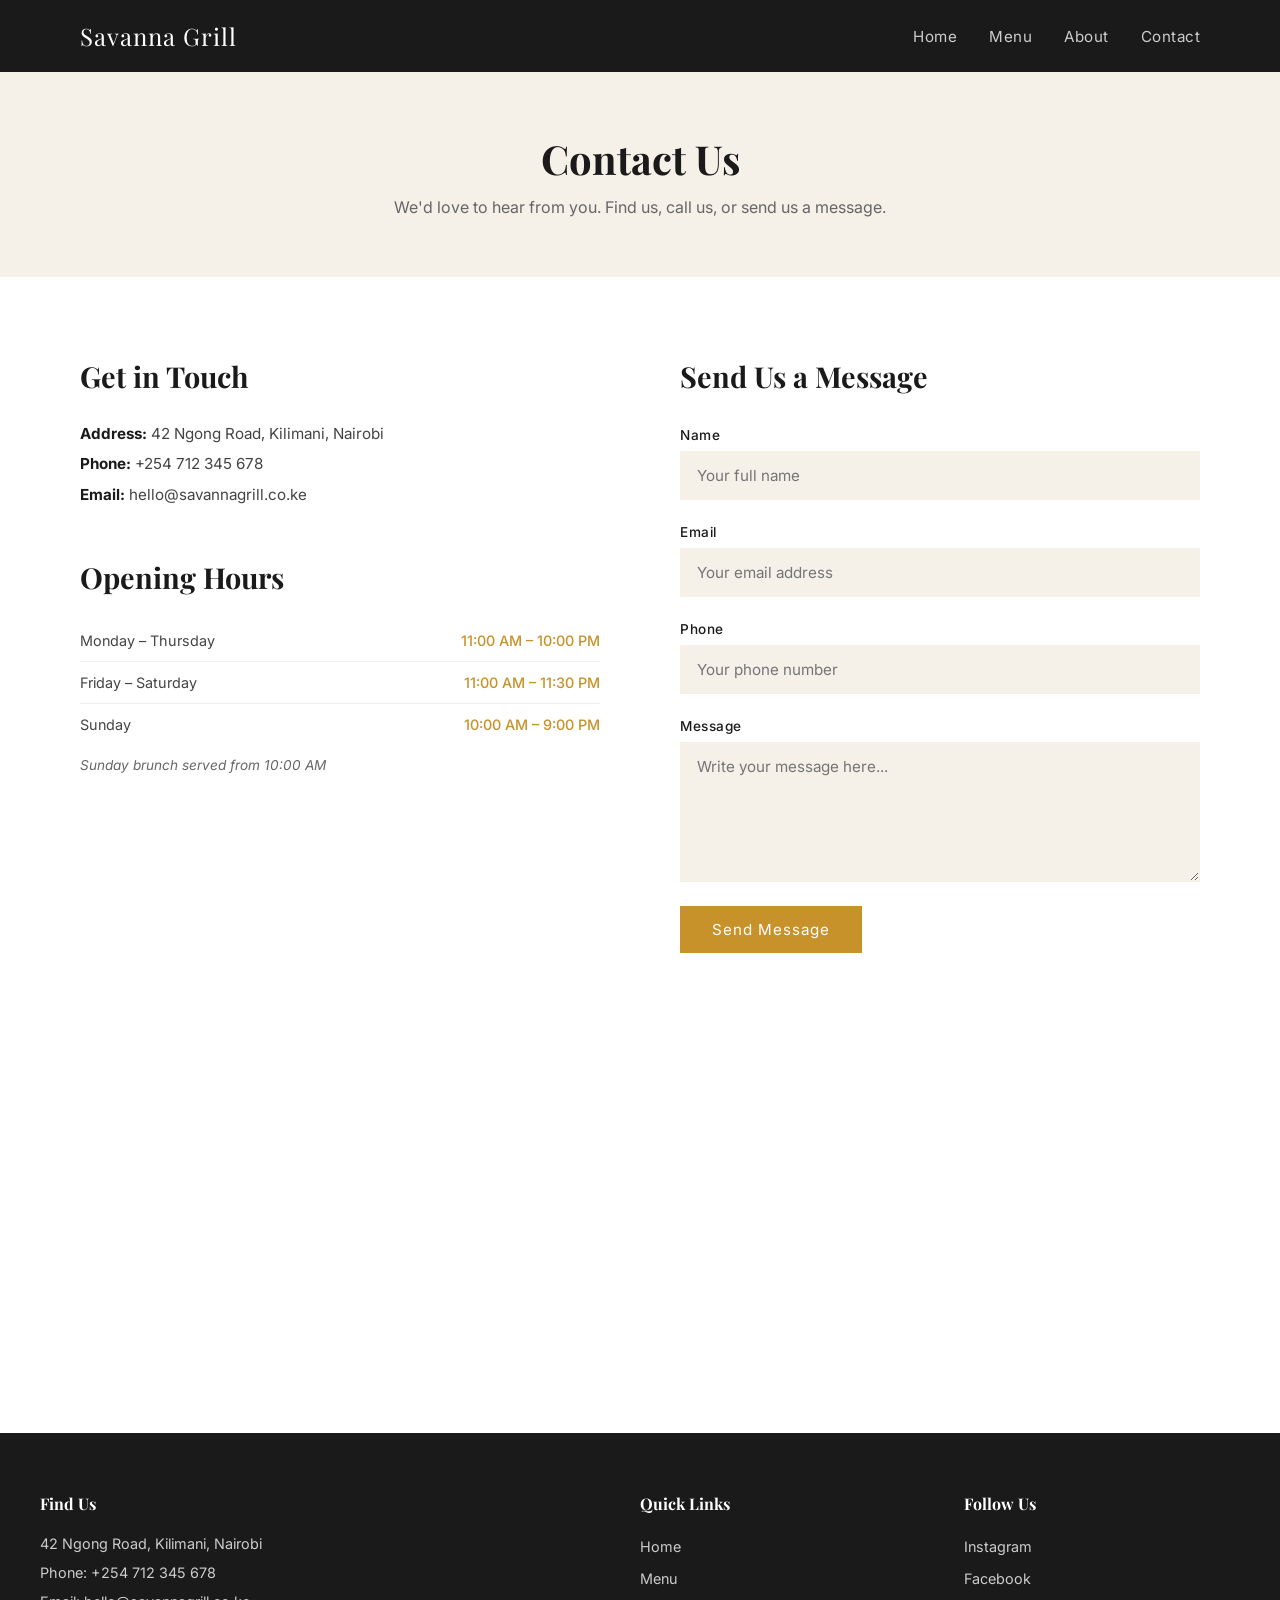
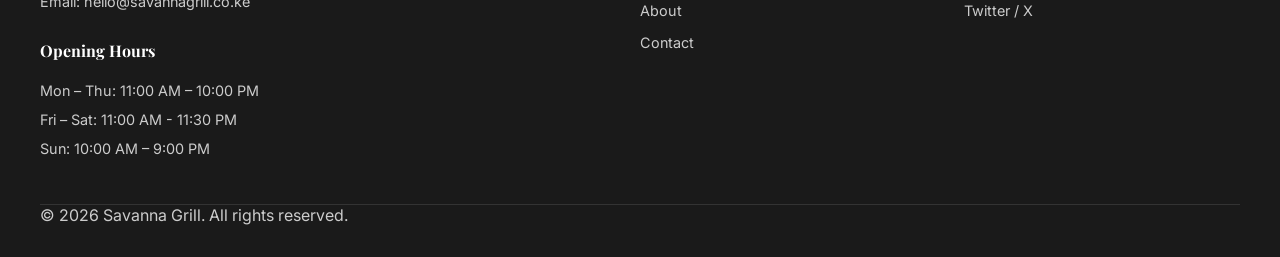
<file: contact.html>
<!DOCTYPE html>
<html lang="en">
<head>
    <meta charset="UTF-8">
    <meta name="viewport" content="width=device-width, initial-scale=1.0">
    <title>Contact - Savanna Grill</title>
    <link href="https://fonts.googleapis.com/css2?family=Playfair+Display:wght@400;700&family=Inter:wght@400;500&display=swap" rel="stylesheet">
    <link rel="stylesheet" href="css/styles.css">
</head>
<body>
        <header>
        <div class="navbar">
            <div class="nav-brand">Savanna Grill</div>
            <nav>
                <ul>
                    <li><a href="index.html">Home</a></li>
                    <li><a href="menu.html">Menu</a></li>
                    <li><a href="about.html">About</a></li>
                    <li><a href="contact.html">Contact</a></li>
                </ul>
            </nav>
        </div>
    </header>
    
    <main>
        <section class="page-heading">
            <h1>Contact Us</h1>
            <p>We'd love to hear from you. Find us, call us, or send us a message.</p>
        </section>

        <section class="contact-section">
            <div class="contact-info">
                <div class="contact-details">
                    <h2>Get in Touch</h2>
                    <p><strong>Address:</strong> 42 Ngong Road, Kilimani, Nairobi</p>
                    <p><strong>Phone:</strong> +254 712 345 678</p>
                    <p><strong>Email:</strong> hello@savannagrill.co.ke</p>
                </div>

                <div class="contact-hours">
                    <h2>Opening Hours</h2>
                    <table class="hours-table">
                        <tr>
                            <td>Monday – Thursday</td>
                            <td>11:00 AM – 10:00 PM</td>
                        </tr>
                        <tr>
                            <td>Friday – Saturday</td>
                            <td>11:00 AM – 11:30 PM</td>
                        </tr>
                        <tr>
                            <td>Sunday</td>
                            <td>10:00 AM – 9:00 PM</td>
                        </tr>
                    </table>
                    <p class="brunch-note">Sunday brunch served from 10:00 AM</p>
                </div>
            </div>

            <div class="contact-form">
                <h2>Send Us a Message</h2>
                <form action="#" method="POST">
                    <div class="form-group">
                        <label for="name">Name</label>
                        <input type="text" id="name" name="name" placeholder="Your full name" required>
                    </div>

                    <div class="form-group">
                        <label for="email">Email</label>
                        <input type="email" id="email" name="email" placeholder="Your email address" required>
                    </div>

                    <div class="form-group">
                        <label for="phone">Phone</label>
                        <input type="tel" id="phone" name="phone" placeholder="Your phone number">
                    </div>

                    <div class="form-group">
                        <label for="message">Message</label>
                        <textarea id="message" name="message" rows="5" placeholder="Write your message here..." required></textarea>
                    </div>

                    <button type="submit" class="btn-primary">Send Message</button>

                </form>
            </div>
        </section>

        <!-- GOOGLE MAP -->
        <section class="contact-map">
            <iframe
                src="https://www.google.com/maps/embed?pb=!1m18!1m12!1m3!1d3988.8176!2d36.7833!3d-1.2921!2m3!1f0!2f0!3f0!3m2!1i1024!2i768!4f13.1!3m3!1m2!1s0x0%3A0x0!2sKilimani%2C%20Nairobi!5e0!3m2!1sen!2ske!4v1234567890"
                width="100%"
                height="400"
                style="border:0;"
                allowfullscreen=""
                loading="lazy"
                referrerpolicy="no-referrer-when-downgrade"
                title="Savanna Grill location – Kilimani, Nairobi">
            </iframe>
        </section>
    </main> 
    
    <footer>
        <div class="footer-grid">
            <div class="footer-address">
                <h4>Find Us</h4>
                <p>42 Ngong Road, Kilimani, Nairobi</p>
                <p>Phone: +254 712 345 678</p>
                <p>Email: hello@savannagrill.co.ke</p>
                <h4>Opening Hours</h4>
                <p>Mon – Thu: 11:00 AM – 10:00 PM</p>
                <p>Fri – Sat: 11:00 AM - 11:30 PM</p>
                <p>Sun: 10:00 AM – 9:00 PM</p>
            </div>

            <div class="footer-links">
                <h4>Quick Links</h4>
                <ul>
                    <li><a href="index.html">Home</a></li>
                    <li><a href="menu.html">Menu</a></li>
                    <li><a href="about.html">About</a></li>
                    <li><a href="contact.html">Contact</a></li>
                </ul>
            </div>

            <div class="footer-social">
                <h4>Follow Us</h4>
                <ul>
                    <li><a href="#">Instagram</a></li>
                    <li><a href="#">Facebook</a></li>
                    <li><a href="#">Twitter / X</a></li>
                </ul>
            </div>
        </div>
        <p>&copy; 2026 Savanna Grill. All rights reserved.</p>
    </footer>
</body>
</html>
</file>
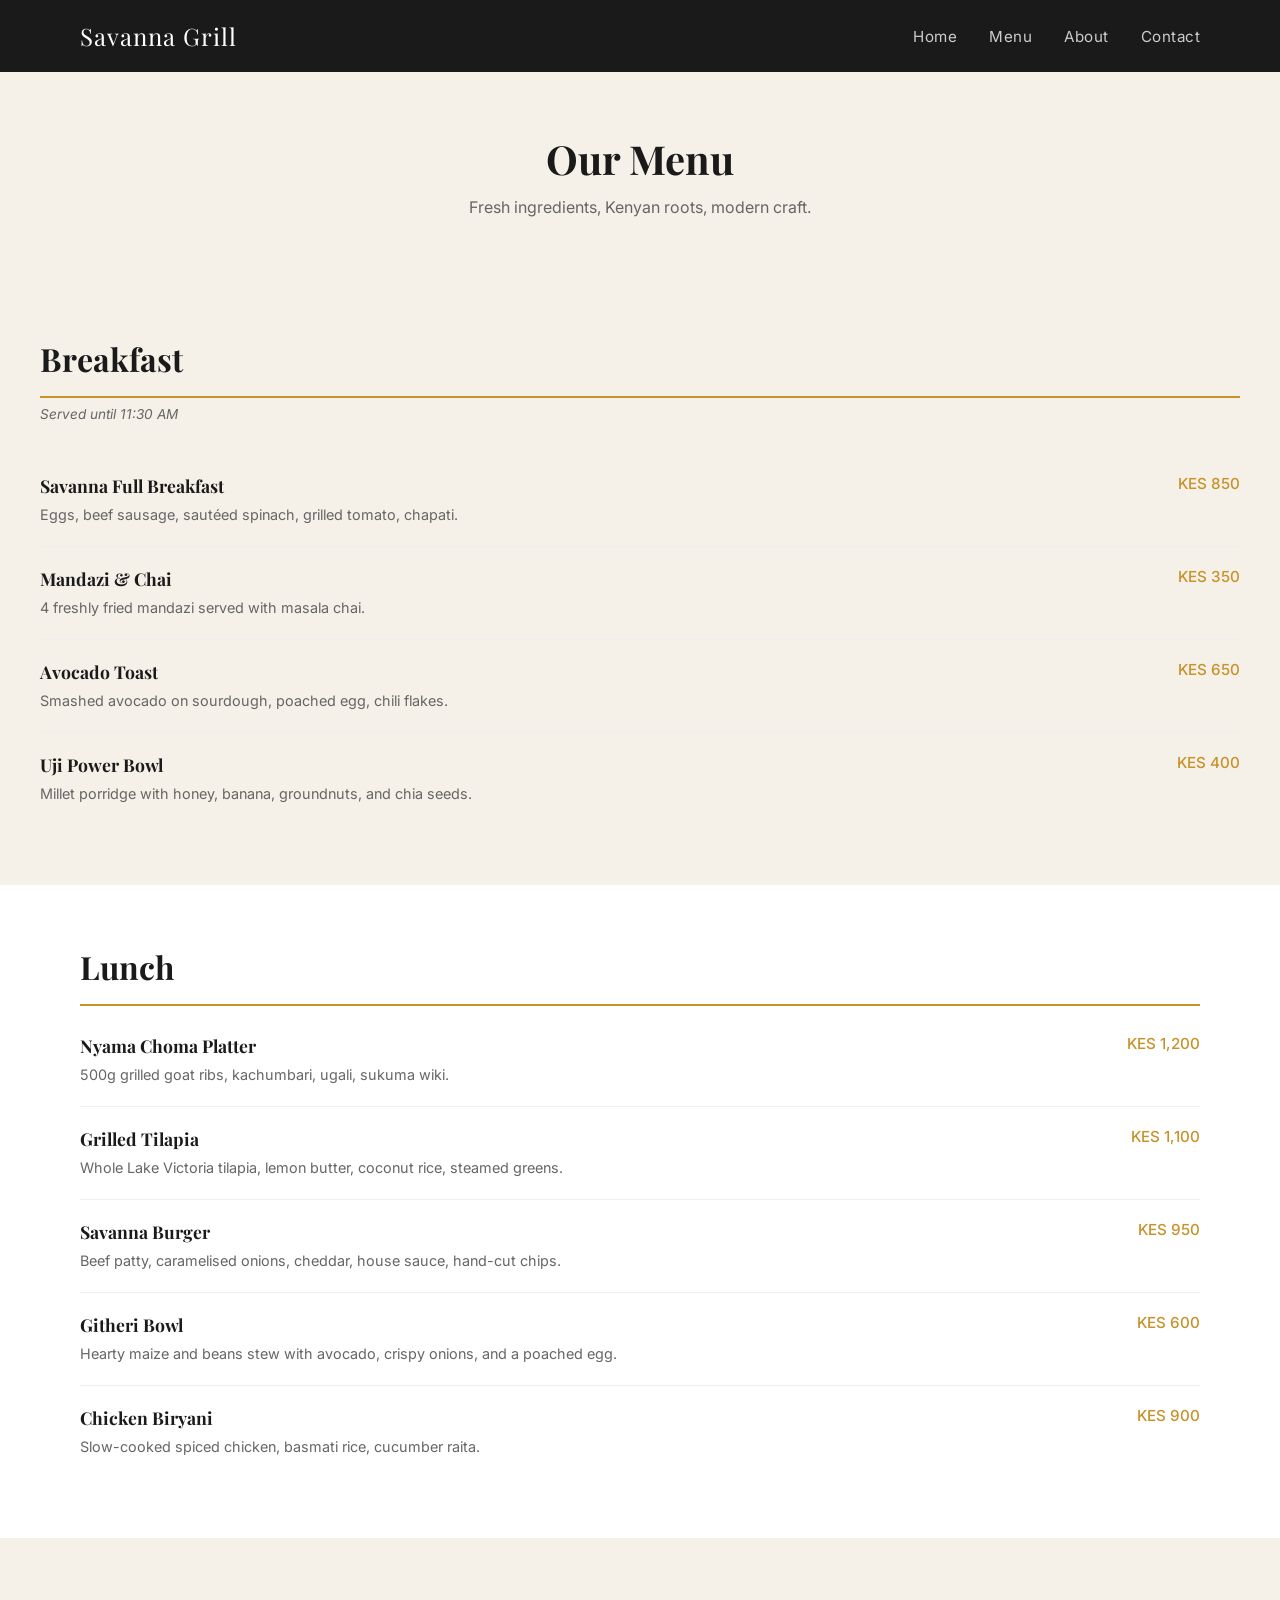
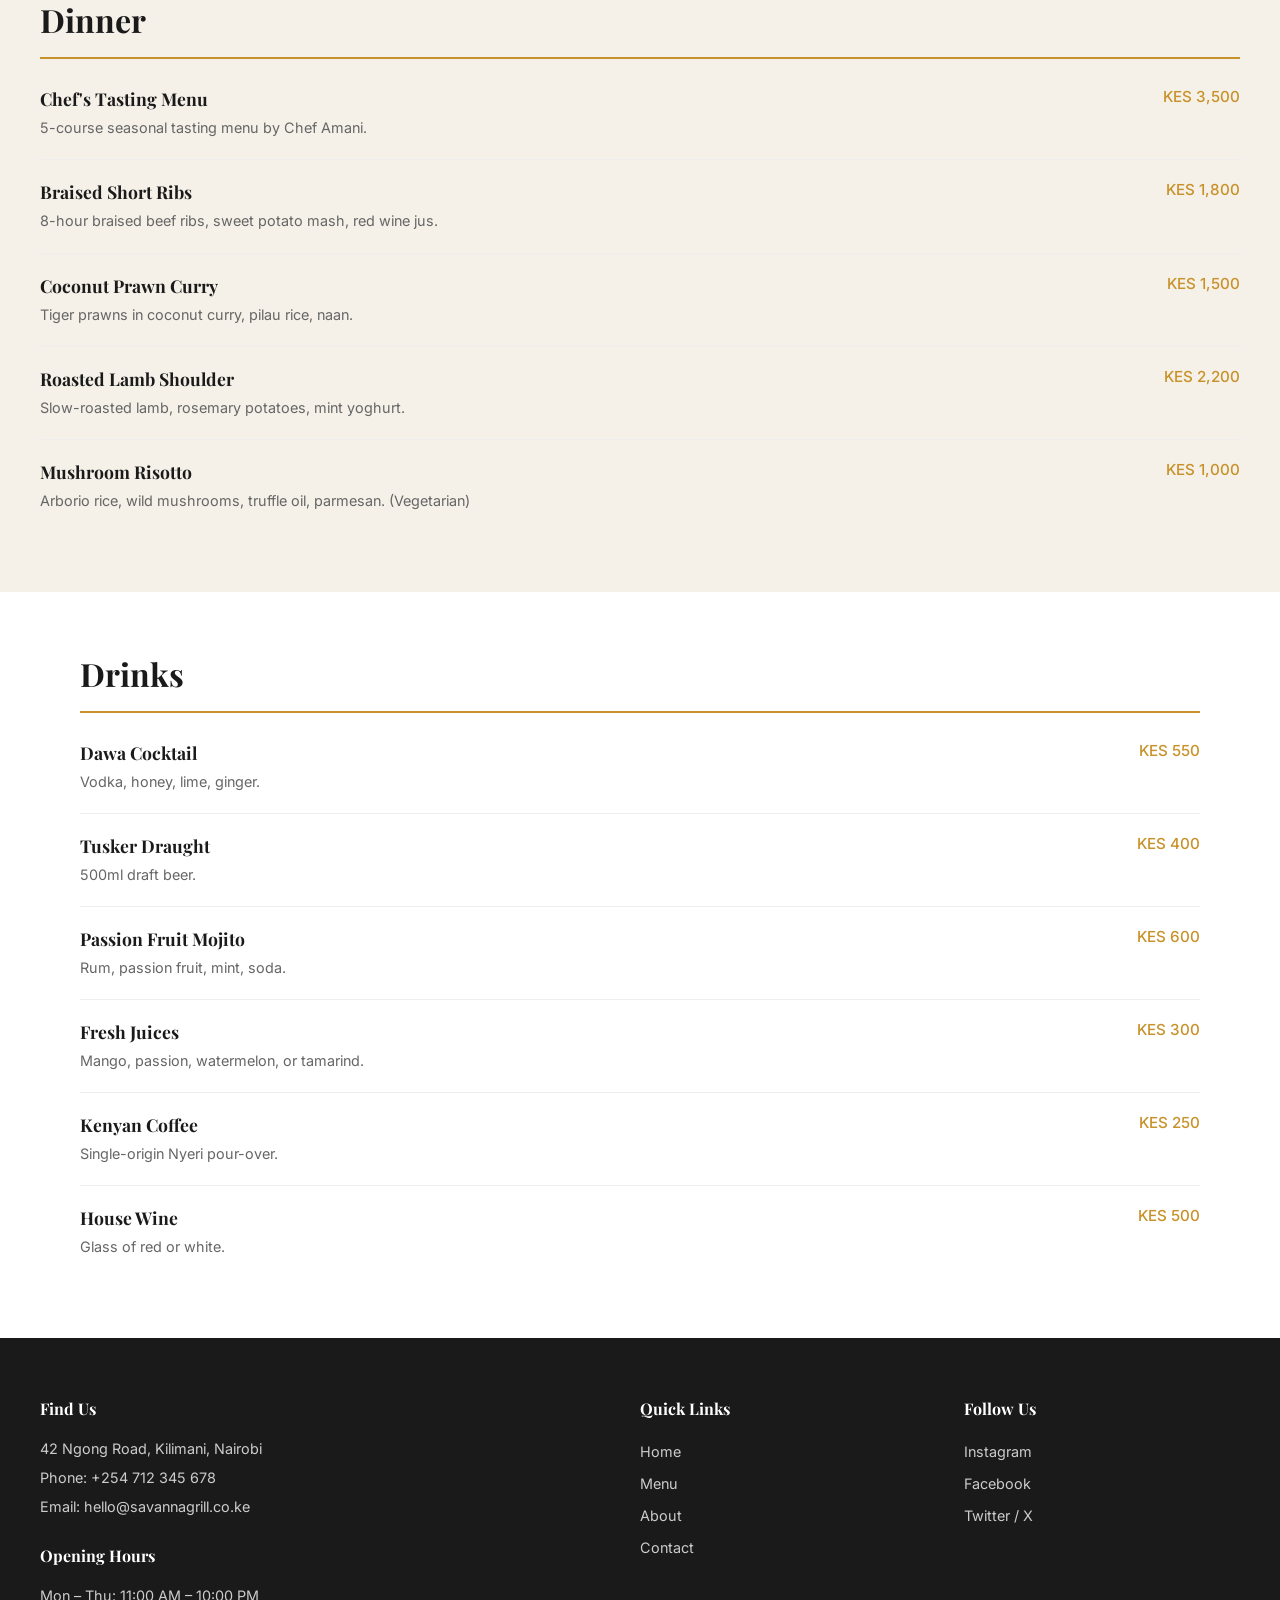
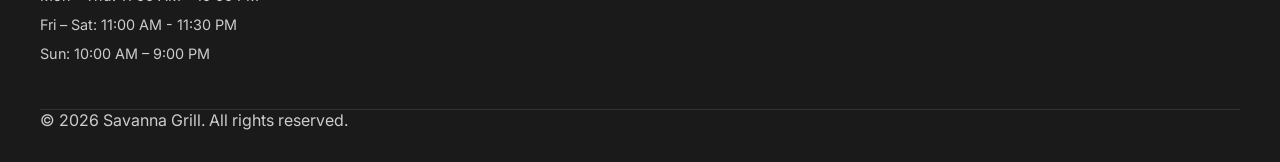
<file: menu.html>
<!DOCTYPE html>
<html lang="en">
<head>
    <meta charset="UTF-8">
    <meta name="viewport" content="width=device-width, initial-scale=1.0">
    <title>Menu - Savanna Grill</title>
    <link href="https://fonts.googleapis.com/css2?family=Playfair+Display:wght@400;700&family=Inter:wght@400;500&display=swap" rel="stylesheet">
    <link rel="stylesheet" href="css/styles.css">
</head>
<body>
    <header>
        <div class="navbar">
            <div class="nav-brand">Savanna Grill</div>
            <nav>
                <ul>
                    <li><a href="index.html">Home</a></li>
                    <li><a href="menu.html">Menu</a></li>
                    <li><a href="about.html">About</a></li>
                    <li><a href="contact.html">Contact</a></li>
                </ul>
            </nav>
        </div>
    </header>
    <main>
        <section class="page-heading">
            <h1>Our Menu</h1>
            <p>Fresh ingredients, Kenyan roots, modern craft.</p>
        </section>

        <section class="menu-category" id="breakfast">
            <h2>Breakfast</h2>
            <p class="category-note">Served until 11:30 AM</p>

            <div class="menu-item">
                <div class="menu-item-info">
                    <h3>Savanna Full Breakfast</h3>
                    <p>Eggs, beef sausage, sautéed spinach, grilled tomato, chapati.</p>
                </div>
                <span class="menu-item-price">KES 850</span>
            </div>

            <div class="menu-item">
                <div class="menu-item-info">
                    <h3>Mandazi & Chai</h3>
                    <p>4 freshly fried mandazi served with masala chai.</p>
                </div>
                <span class="menu-item-price">KES 350</span>
            </div>

            <div class="menu-item">
                <div class="menu-item-info">
                    <h3>Avocado Toast</h3>
                    <p>Smashed avocado on sourdough, poached egg, chili flakes.</p>
                </div>
                <span class="menu-item-price">KES 650</span>
            </div>

            <div class="menu-item">
                <div class="menu-item-info">
                    <h3>Uji Power Bowl</h3>
                    <p>Millet porridge with honey, banana, groundnuts, and chia seeds.</p>
                </div>
                <span class="menu-item-price">KES 400</span>
            </div>
        </section>

        <section class="menu-category" id="lunch">
            <h2>Lunch</h2>

            <div class="menu-item">
                <div class="menu-item-info">
                    <h3>Nyama Choma Platter</h3>
                    <p>500g grilled goat ribs, kachumbari, ugali, sukuma wiki.</p>
                </div>
                <span class="menu-item-price">KES 1,200</span>
            </div>

            <div class="menu-item">
                <div class="menu-item-info">
                    <h3>Grilled Tilapia</h3>
                    <p>Whole Lake Victoria tilapia, lemon butter, coconut rice, steamed greens.</p>
                </div>
                <span class="menu-item-price">KES 1,100</span>
            </div>

            <div class="menu-item">
                <div class="menu-item-info">
                    <h3>Savanna Burger</h3>
                    <p>Beef patty, caramelised onions, cheddar, house sauce, hand-cut chips.</p>
                </div>
                <span class="menu-item-price">KES 950</span>
            </div>

            <div class="menu-item">
                <div class="menu-item-info">
                    <h3>Githeri Bowl</h3>
                    <p>Hearty maize and beans stew with avocado, crispy onions, and a poached egg.</p>
                </div>
                <span class="menu-item-price">KES 600</span>
            </div>

            <div class="menu-item">
                <div class="menu-item-info">
                    <h3>Chicken Biryani</h3>
                    <p>Slow-cooked spiced chicken, basmati rice, cucumber raita.</p>
                </div>
                <span class="menu-item-price">KES 900</span>
            </div>
        </section>

        <section class="menu-category" id="dinner">
            <h2>Dinner</h2>

            <div class="menu-item">
                <div class="menu-item-info">
                    <h3>Chef's Tasting Menu</h3>
                    <p>5-course seasonal tasting menu by Chef Amani.</p>
                </div>
                <span class="menu-item-price">KES 3,500</span>
            </div>

            <div class="menu-item">
                <div class="menu-item-info">
                    <h3>Braised Short Ribs</h3>
                    <p>8-hour braised beef ribs, sweet potato mash, red wine jus.</p>
                </div>
                <span class="menu-item-price">KES 1,800</span>
            </div>

            <div class="menu-item">
                <div class="menu-item-info">
                    <h3>Coconut Prawn Curry</h3>
                    <p>Tiger prawns in coconut curry, pilau rice, naan.</p>
                </div>
                <span class="menu-item-price">KES 1,500</span>
            </div>

            <div class="menu-item">
                <div class="menu-item-info">
                    <h3>Roasted Lamb Shoulder</h3>
                    <p>Slow-roasted lamb, rosemary potatoes, mint yoghurt.</p>
                </div>
                <span class="menu-item-price">KES 2,200</span>
            </div>

            <div class="menu-item">
                <div class="menu-item-info">
                    <h3>Mushroom Risotto</h3>
                    <p>Arborio rice, wild mushrooms, truffle oil, parmesan. (Vegetarian)</p>
                </div>
                <span class="menu-item-price">KES 1,000</span>
            </div>
        </section>

        <section class="menu-category" id="drinks">
            <h2>Drinks</h2>

            <div class="menu-item">
                <div class="menu-item-info">
                    <h3>Dawa Cocktail</h3>
                    <p>Vodka, honey, lime, ginger.</p>
                </div>
                <span class="menu-item-price">KES 550</span>
            </div>

            <div class="menu-item">
                <div class="menu-item-info">
                    <h3>Tusker Draught</h3>
                    <p>500ml draft beer.</p>
                </div>
                <span class="menu-item-price">KES 400</span>
            </div>

            <div class="menu-item">
                <div class="menu-item-info">
                    <h3>Passion Fruit Mojito</h3>
                    <p>Rum, passion fruit, mint, soda.</p>
                </div>
                <span class="menu-item-price">KES 600</span>
            </div>

            <div class="menu-item">
                <div class="menu-item-info">
                    <h3>Fresh Juices</h3>
                    <p>Mango, passion, watermelon, or tamarind.</p>
                </div>
                <span class="menu-item-price">KES 300</span>
            </div>

            <div class="menu-item">
                <div class="menu-item-info">
                    <h3>Kenyan Coffee</h3>
                    <p>Single-origin Nyeri pour-over.</p>
                </div>
                <span class="menu-item-price">KES 250</span>
            </div>

            <div class="menu-item">
                <div class="menu-item-info">
                    <h3>House Wine</h3>
                    <p>Glass of red or white.</p>
                </div>
                <span class="menu-item-price">KES 500</span>
            </div>
        </section>  
    </main> 
    
    <footer>
        <div class="footer-grid">
            <div class="footer-address">
                <h4>Find Us</h4>
                <p>42 Ngong Road, Kilimani, Nairobi</p>
                <p>Phone: +254 712 345 678</p>
                <p>Email: hello@savannagrill.co.ke</p>
                <h4>Opening Hours</h4>
                <p>Mon – Thu: 11:00 AM – 10:00 PM</p>
                <p>Fri – Sat: 11:00 AM - 11:30 PM</p>
                <p>Sun: 10:00 AM – 9:00 PM</p>
            </div>

            <div class="footer-links">
                <h4>Quick Links</h4>
                <ul>
                    <li><a href="index.html">Home</a></li>
                    <li><a href="menu.html">Menu</a></li>
                    <li><a href="about.html">About</a></li>
                    <li><a href="contact.html">Contact</a></li>
                </ul>
            </div>

            <div class="footer-social">
                <h4>Follow Us</h4>
                <ul>
                    <li><a href="#">Instagram</a></li>
                    <li><a href="#">Facebook</a></li>
                    <li><a href="#">Twitter / X</a></li>
                </ul>
            </div>
        </div>
        <p>&copy; 2026 Savanna Grill. All rights reserved.</p>
    </footer>
    
</body>
</html>
</file>
<file: css/styles.css>
* {
    box-sizing:border-box;
    margin: 0;
    padding: 0;
}

body {
    font-family: 'Inter', sans-serif;
    color: #1a1a1a;
    background-color: #ffffff;
}

img {
    max-width: 100%;
    display:block;
}

a {
    text-decoration: none;
    color: inherit;
}

ul {
    list-style: none;
}

h1, h2, h3, h4 {
    font-family: 'Playfair Display', serif;
}


/* Navbar */
header {
    background-color: #1a1a1a;
    position: sticky;
    top: 0;
    z-index: 100;
}

.navbar {
    padding: 20px 40px;
    margin: 0 auto;
    max-width: 1200px;
    display: flex;
    justify-content: space-between;
    align-items: center;
}

.nav-brand {
    font-family: 'Playfair Display', serif;
    font-size: 1.5rem;
    color: #ffffff;
    letter-spacing: 1px;
}

nav ul {
    display: flex;
    gap: 32px;
}

nav ul li a {
    color: #cccccc;
    font-size: 0.95rem;
    letter-spacing: 0.5px;
    transition: color 0.3s ease;
}

nav ul li a:hover,
nav ul li a.active {
    color: #ffffff;
}


/* Buttons */
.btn-primary {
    display: inline-block;
    background-color: #c8922a;
    color: #ffffff;
    padding: 14px 32px;
    font-family: 'Inter', sans-serif;
    font-size: 0.95rem;
    letter-spacing: 1px;
    border: none;
    cursor: pointer;
    transition: background-color 0.3s ease;
}

.btn-primary:hover {
    background-color: #a87420;
}


/* Hero Section */
.hero {
    background-image: url('https://source.unsplash.com/1600x900/?african-restaurant');
    background-size: cover;
    background-position: center;
    height: 90vh;
    display: flex;
    align-items: center;
    justify-content: center;
    text-align: center;
    position: relative;
}

.hero::before {
    content: '';
    position: absolute;
    inset: 0;
    background-color: rgba(0, 0, 0, 0.5);
}

.hero-content {
    position: relative;
    z-index: 1;
    color: #ffffff;
}

.hero-content h1 {
    font-size: 4rem;
    letter-spacing: 2px;
    margin-bottom: 16px;
}

.hero-content p {
    font-size: 1.2rem;
    margin-bottom: 32px;
    color: #e0e0e0;
}


/* Page Heading (menu, about, contact) */
.page-heading {
    background-color: #f5f0e8;
    text-align: center;
    padding: 60px 40px;
}

.page-heading h1 {
    font-size: 2.5rem;
    margin-bottom: 12px;
}

.page-heading p {
    color: #666666;
    font-size: 1rem;
}


/* Featured Dishes */
.featured-dishes {
    max-width: 1200px;
    margin: 0 auto;
    padding: 80px 40px;
    text-align: center;
}

.featured-dishes h2 {
    font-size: 2rem;
    margin-bottom: 48px;
}

.dish-container {
    display: flex;
    gap: 32px;
    justify-content: center;
}

.dish-card {
    flex: 1;
    max-width: 360px;
    text-align: left;
}

.dish-card img {
    width: 100%;
    height: 240px;
    object-fit: cover;
    margin-bottom: 16px;
}

.dish-card h3 {
    font-size: 1.2rem;
    margin-bottom: 8px;
}

.dish-card p {
    color: #666666;
    font-size: 0.95rem;
    line-height: 1.6;
}


/* Why Us */
.why-us {
    background-color: #f5f0e8;
    padding: 80px 40px;
    text-align: center;
}

.why-us h2 {
    font-size: 2rem;
    margin-bottom: 48px;
}

.features {
    display: flex;
    gap: 32px;
    justify-content: center;
    max-width: 1200px;
    margin: 0 auto;
}

.features div {
    flex: 1;
    max-width: 360px;
    background-color: #ffffff;
    padding: 40px 32px;
    border-radius: 8px;
}

.features div h3 {
    font-size: 1.2rem;
    margin-bottom: 12px;
}

.features div p {
    color: #666666;
    font-size: 0.95rem;
    line-height: 1.6;
}


/* Footer */
footer {
    background-color: #1a1a1a;
    color: #cccccc;
    padding: 60px 40px 32px;
}

.footer-grid {
    max-width: 1200px;
    margin: 0 auto;
    display: grid;
    grid-template-columns: 2fr 1fr 1fr;
    gap: 48px;
    padding-bottom: 40px;
    border-bottom: 1px solid #333333;
}

.footer-grid h4 {
    font-family: 'Playfair Display', serif;
    color: #ffffff;
    font-size: 1rem;
    margin-bottom: 16px;
    margin-top: 24px;
}

.footer-grid h4:first-child {
    margin-top: 0;
}

.footer-grid p,
.footer-grid a {
    font-size: 0.9rem;
    color: #cccccc;
    line-height: 2;
    transition: color 0.3s ease;
}

.footer-grid a:hover {
    color: #c8922a;
}

.footer-grid ul li {
    line-height: 2;
}

.footer-copy {
    max-width: 1200px;
    margin: 24px auto 0;
    font-size: 0.85rem;
    color: #666666;
    text-align: center;
}


/* Menu Page */
.menu-category {
    padding: 60px 40px;
    max-width: 1200px;
    margin: 0 auto;
}

.menu-category h2 {
    font-size: 2rem;
    margin-bottom: 8px;
    padding-bottom: 16px;
    border-bottom: 2px solid #c8922a;
}

.category-note {
    font-size: 0.85rem;
    color: #666666;
    margin-bottom: 32px;
    font-style: italic;
}

.menu-item {
    display: flex;
    justify-content: space-between;
    align-items: flex-start;
    padding: 20px 0;
    border-bottom: 1px solid #eeeeee;
    gap: 40px;
}

.menu-item:last-child {
    border-bottom: none;
}

.menu-item-info h3 {
    font-size: 1.1rem;
    margin-bottom: 6px;
}

.menu-item-info p {
    font-size: 0.9rem;
    color: #666666;
    line-height: 1.6;
}

.menu-item-price {
    font-family: 'Inter', sans-serif;
    font-size: 0.95rem;
    font-weight: 500;
    color: #c8922a;
    white-space: nowrap;
}

/* Alternating category backgrounds */
.menu-category:nth-child(even) {
    background-color: #f5f0e8;
    max-width: 100%;
    padding: 60px calc((100% - 1200px) / 2);
}


/* About Page */
/* Story Section */
.about-story {
    max-width: 1200px;
    margin: 0 auto;
    padding: 80px 40px;
    display: flex;
    gap: 64px;
    align-items: flex-start;
}

.story-text {
    flex: 1;
}

.story-text p {
    font-size: 1rem;
    line-height: 1.9;
    color: #444444;
    margin-bottom: 24px;
}

.story-text p:last-child {
    margin-bottom: 0;
}

.story-image {
    flex: 1;
}

.story-image img {
    width: 100%;
    height: 480px;
    object-fit: cover;
}

/* Values Section */
.about-values {
    background-color: #1a1a1a;
    padding: 80px 40px;
    text-align: center;
}

.about-values h2 {
    font-size: 2rem;
    color: #ffffff;
    margin-bottom: 48px;
}

.values-grid {
    display: flex;
    gap: 32px;
    justify-content: center;
    max-width: 1200px;
    margin: 0 auto;
}

.value-card {
    flex: 1;
    max-width: 360px;
    background-color: #2a2a2a;
    padding: 40px 32px;
    text-align: left;
    border-radius: 8px;
}

.value-card h3 {
    font-size: 1.2rem;
    color: #c8922a;
    margin-bottom: 12px;
}

.value-card p {
    font-size: 0.95rem;
    color: #cccccc;
    line-height: 1.7;
}

/* Team Section */
.about-team {
    max-width: 1200px;
    margin: 0 auto;
    padding: 80px 40px;
    text-align: center;
}

.about-team h2 {
    font-size: 2rem;
    margin-bottom: 48px;
}

.team-grid {
    display: flex;
    gap: 32px;
    justify-content: center;
}

.team-card {
    flex: 1;
    max-width: 360px;
    text-align: left;
}

.team-card img {
    width: 100%;
    height: 320px;
    object-fit: cover;
    margin-bottom: 20px;
}

.team-card h3 {
    font-size: 1.1rem;
    margin-bottom: 4px;
}

.team-role {
    font-size: 0.85rem;
    color: #c8922a;
    font-style: italic;
    margin-bottom: 12px;
}

.team-card p:not(.team-role) {
    font-size: 0.9rem;
    color: #666666;
    line-height: 1.6;
}


/* Contact Page */
/* Contact Section */
.contact-section {
    max-width: 1200px;
    margin: 0 auto;
    padding: 80px 40px;
    display: flex;
    gap: 80px;
    align-items: flex-start;
}

.contact-info {
    flex: 1;
}

.contact-details {
    margin-bottom: 48px;
}

.contact-details h2 {
    font-size: 1.8rem;
    margin-bottom: 24px;
}

.contact-details p {
    font-size: 0.95rem;
    color: #444444;
    line-height: 2;
}

.contact-details strong {
    color: #1a1a1a;
}

/* Hours Table */
.contact-hours h2 {
    font-size: 1.8rem;
    margin-bottom: 24px;
}

.hours-table {
    width: 100%;
    border-collapse: collapse;
}

.hours-table tr {
    border-bottom: 1px solid #eeeeee;
}

.hours-table tr:last-child {
    border-bottom: none;
}

.hours-table td {
    padding: 12px 0;
    font-size: 0.9rem;
    color: #444444;
}

.hours-table td:last-child {
    text-align: right;
    color: #c8922a;
    font-weight: 500;
}

.brunch-note {
    margin-top: 12px;
    font-size: 0.85rem;
    color: #666666;
    font-style: italic;
}

/* Contact Form */
.contact-form {
    flex: 1;
}

.contact-form h2 {
    font-size: 1.8rem;
    margin-bottom: 32px;
}

.form-group {
    display: flex;
    flex-direction: column;
    margin-bottom: 24px;
}

.form-group label {
    font-size: 0.85rem;
    font-weight: 500;
    color: #1a1a1a;
    margin-bottom: 8px;
    letter-spacing: 0.5px;
}

.form-group input,
.form-group textarea {
    font-family: 'Inter', sans-serif;
    font-size: 0.95rem;
    color: #1a1a1a;
    background-color: #f5f0e8;
    border: 1px solid transparent;
    padding: 14px 16px;
    outline: none;
    transition: border-color 0.3s ease;
}

.form-group input:focus,
.form-group textarea:focus {
    border-color: #c8922a;
}

.form-group textarea {
    resize: vertical;
    min-height: 140px;
}

/* Map */
.contact-map {
    width: 100%;
    line-height: 0;
}

.contact-map iframe {
    width: 100%;
    height: 400px;
    border: 0;
    display: block;
}


/* Responsive Design- Tablet */
@media (max-width: 1024px) {

    /* Navbar */
    .navbar {
        padding: 20px 24px;
    }

    nav ul {
        gap: 20px;
    }

    /* Hero */
    .hero-content h1 {
        font-size: 3rem;
    }

    /* Home */
    .featured-dishes {
        padding: 60px 24px;
    }

    .dish-container {
        gap: 20px;
    }

    .why-us {
        padding: 60px 24px;
    }

    .features {
        gap: 20px;
    }

    /* Footer */
    .footer-grid {
        grid-template-columns: 1fr 1fr;
        gap: 32px;
    }

    .footer-address {
        grid-column: 1 / -1;
    }

    /* Menu */
    .menu-category {
        padding: 48px 24px;
    }

    .menu-category:nth-child(even) {
        padding: 48px 24px;
    }

    /* About */
    .about-story {
        padding: 60px 24px;
        gap: 40px;
    }

    .story-image img {
        height: 380px;
    }

    .about-values {
        padding: 60px 24px;
    }

    .about-team {
        padding: 60px 24px;
    }

    /* Contact */
    .contact-section {
        padding: 60px 24px;
        gap: 48px;
    }

}


/* Responsive Design- Mobile */
@media (max-width: 768px) {

    /* Navbar */
    .navbar {
        flex-direction: column;
        gap: 16px;
        padding: 20px 16px;
        text-align: center;
    }

    nav ul {
        gap: 16px;
        flex-wrap: wrap;
        justify-content: center;
    }

    /* Hero */
    .hero {
        height: 70vh;
    }

    .hero-content h1 {
        font-size: 2.2rem;
    }

    .hero-content p {
        font-size: 1rem;
    }

    /* Featured Dishes */
    .featured-dishes {
        padding: 48px 16px;
    }

    .dish-container {
        flex-direction: column;
        align-items: center;
    }

    .dish-card {
        max-width: 100%;
        width: 100%;
    }

    .why-us {
        padding: 48px 16px;
    }

    .features {
        flex-direction: column;
        align-items: center;
    }

    .features div {
        max-width: 100%;
        width: 100%;
    }

    /* Footer */
    .footer-grid {
        grid-template-columns: 1fr;
        gap: 24px;
    }

    .footer-address {
        grid-column: auto;
    }

    footer {
        padding: 48px 16px 24px;
    }

    /* Menu */
    .menu-category {
        padding: 40px 16px;
    }

    .menu-category:nth-child(even) {
        padding: 40px 16px;
    }

    .menu-item {
        flex-direction: column;
        gap: 8px;
    }

    .menu-item-price {
        font-size: 0.95rem;
    }

    /* About */
    .about-story {
        flex-direction: column;
        padding: 48px 16px;
        gap: 32px;
    }

    .story-image img {
        height: 260px;
    }

    .about-values {
        padding: 48px 16px;
    }

    .values-grid {
        flex-direction: column;
        align-items: center;
    }

    .value-card {
        max-width: 100%;
        width: 100%;
    }

    .about-team {
        padding: 48px 16px;
    }

    .team-grid {
        flex-direction: column;
        align-items: center;
    }

    .team-card {
        max-width: 100%;
        width: 100%;
    }

    .team-card img {
        height: 260px;
    }

    /* Contact */
    .contact-section {
        flex-direction: column;
        padding: 48px 16px;
        gap: 40px;
    }

    .contact-map iframe {
        height: 300px;
    }

    /* Page Heading */
    .page-heading {
        padding: 40px 16px;
    }

    .page-heading h1 {
        font-size: 2rem;
    }

}
</file>
